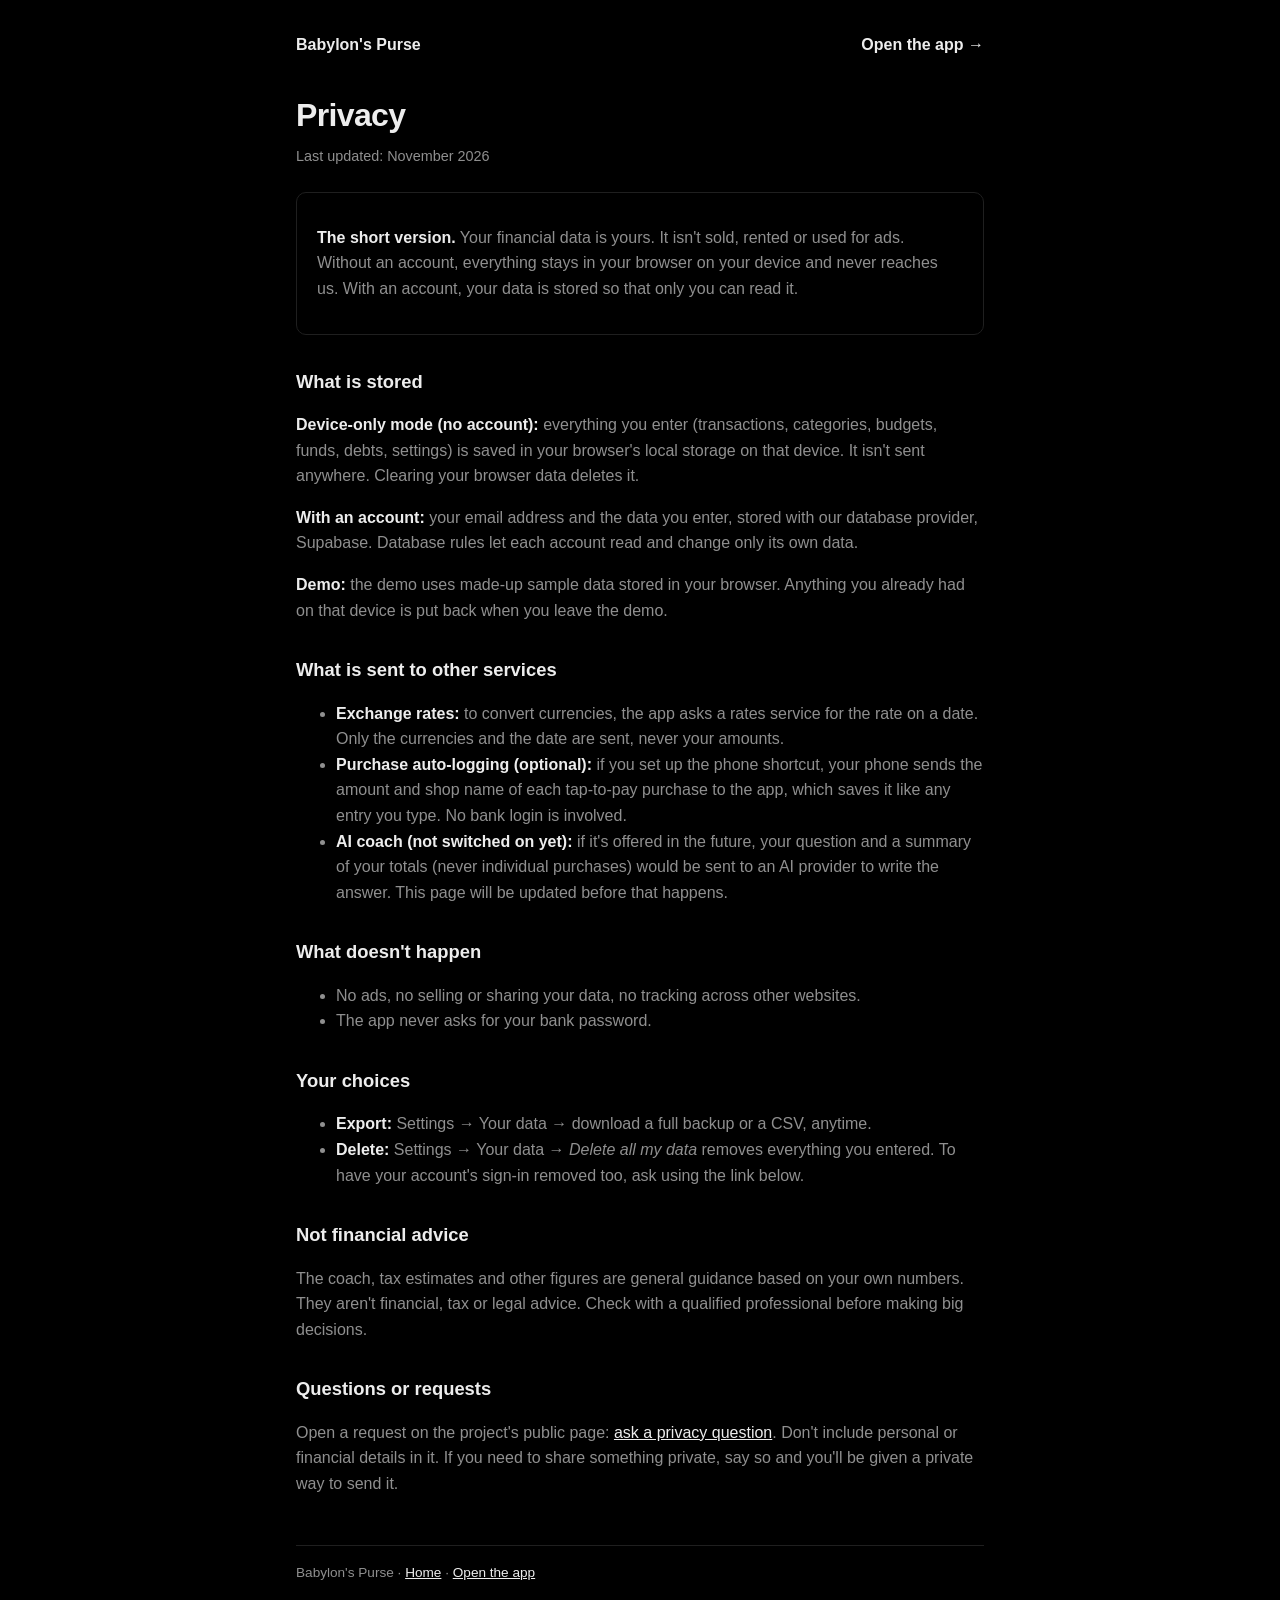
<file: privacy.html>
<!DOCTYPE html>
<html lang="en">
<head>
  <meta charset="UTF-8" />
  <meta name="viewport" content="width=device-width, initial-scale=1, viewport-fit=cover" />
  <title>Privacy · Babylon's Purse</title>
  <meta name="description" content="What Babylon's Purse stores, why, and how to delete it." />
  <meta name="theme-color" content="#000000" />
  <link rel="icon" href="./icons/icon-192.png" />
  <style>
    :root { --bg: #000; --line: #1f1f1f; --text: #ededed; --dim: #8f8f8f; }
    * { box-sizing: border-box; }
    body { margin: 0; background: var(--bg); color: var(--text); font-family: -apple-system, BlinkMacSystemFont, "Segoe UI", Roboto, Helvetica, Arial, sans-serif; line-height: 1.6; }
    .wrap { max-width: 720px; margin: 0 auto; padding: 32px 16px 64px; }
    a { color: var(--text); }
    .top { display: flex; justify-content: space-between; align-items: center; gap: 12px; margin-bottom: 32px; }
    .top a { text-decoration: none; font-weight: 700; }
    h1 { font-size: 2rem; letter-spacing: -.02em; margin: 0 0 4px; }
    h2 { font-size: 1.15rem; margin: 32px 0 8px; }
    p, li { color: var(--dim); }
    strong { color: var(--text); font-weight: 600; }
    .updated { color: var(--dim); font-size: .9rem; margin: 0 0 24px; }
    .box { border: 1px solid var(--line); border-radius: 10px; padding: 16px 20px; }
    footer { border-top: 1px solid var(--line); margin-top: 48px; padding-top: 16px; font-size: .85rem; color: var(--dim); }
  </style>
</head>
<body>
  <div class="wrap">
    <div class="top">
      <a href="./welcome.html">Babylon's Purse</a>
      <a href="./index.html">Open the app →</a>
    </div>

    <h1>Privacy</h1>
    <p class="updated">Last updated: November 2026</p>

    <div class="box">
      <p><strong>The short version.</strong> Your financial data is yours. It isn't sold, rented or used for ads. Without an account, everything stays in your browser on your device and never reaches us. With an account, your data is stored so that only you can read it.</p>
    </div>

    <h2>What is stored</h2>
    <p><strong>Device-only mode (no account):</strong> everything you enter (transactions, categories, budgets, funds, debts, settings) is saved in your browser's local storage on that device. It isn't sent anywhere. Clearing your browser data deletes it.</p>
    <p><strong>With an account:</strong> your email address and the data you enter, stored with our database provider, Supabase. Database rules let each account read and change only its own data.</p>
    <p><strong>Demo:</strong> the demo uses made-up sample data stored in your browser. Anything you already had on that device is put back when you leave the demo.</p>

    <h2>What is sent to other services</h2>
    <ul>
      <li><strong>Exchange rates:</strong> to convert currencies, the app asks a rates service for the rate on a date. Only the currencies and the date are sent, never your amounts.</li>
      <li><strong>Purchase auto-logging (optional):</strong> if you set up the phone shortcut, your phone sends the amount and shop name of each tap-to-pay purchase to the app, which saves it like any entry you type. No bank login is involved.</li>
      <li><strong>AI coach (not switched on yet):</strong> if it's offered in the future, your question and a summary of your totals (never individual purchases) would be sent to an AI provider to write the answer. This page will be updated before that happens.</li>
    </ul>

    <h2>What doesn't happen</h2>
    <ul>
      <li>No ads, no selling or sharing your data, no tracking across other websites.</li>
      <li>The app never asks for your bank password.</li>
    </ul>

    <h2>Your choices</h2>
    <ul>
      <li><strong>Export:</strong> Settings → Your data → download a full backup or a CSV, anytime.</li>
      <li><strong>Delete:</strong> Settings → Your data → <em>Delete all my data</em> removes everything you entered. To have your account's sign-in removed too, ask using the link below.</li>
    </ul>

    <h2>Not financial advice</h2>
    <p>The coach, tax estimates and other figures are general guidance based on your own numbers. They aren't financial, tax or legal advice. Check with a qualified professional before making big decisions.</p>

    <h2>Questions or requests</h2>
    <p>Open a request on the project's public page: <a href="https://github.com/colson-coder/Personal-budget/issues/new?title=Privacy%20question">ask a privacy question</a>. Don't include personal or financial details in it. If you need to share something private, say so and you'll be given a private way to send it.</p>

    <footer>Babylon's Purse · <a href="./welcome.html">Home</a> · <a href="./index.html">Open the app</a></footer>
  </div>
</body>
</html>
</file>
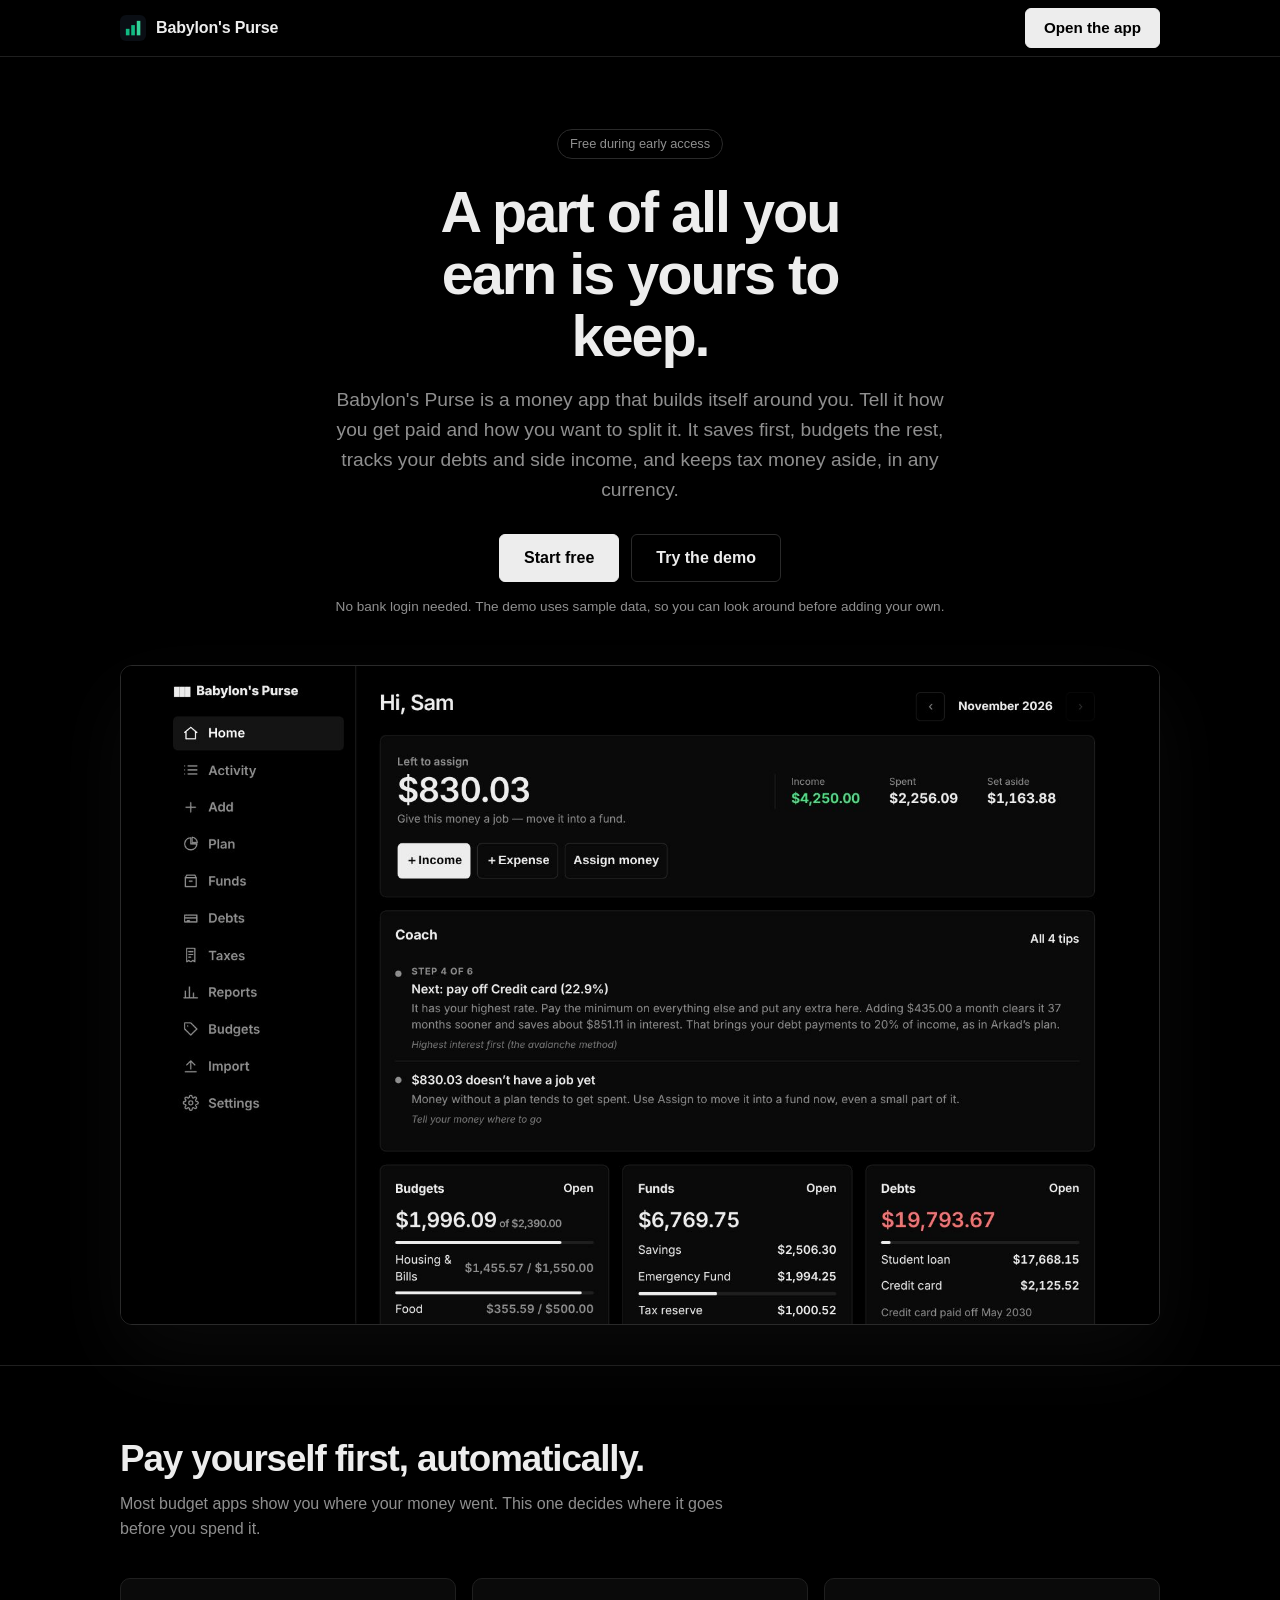
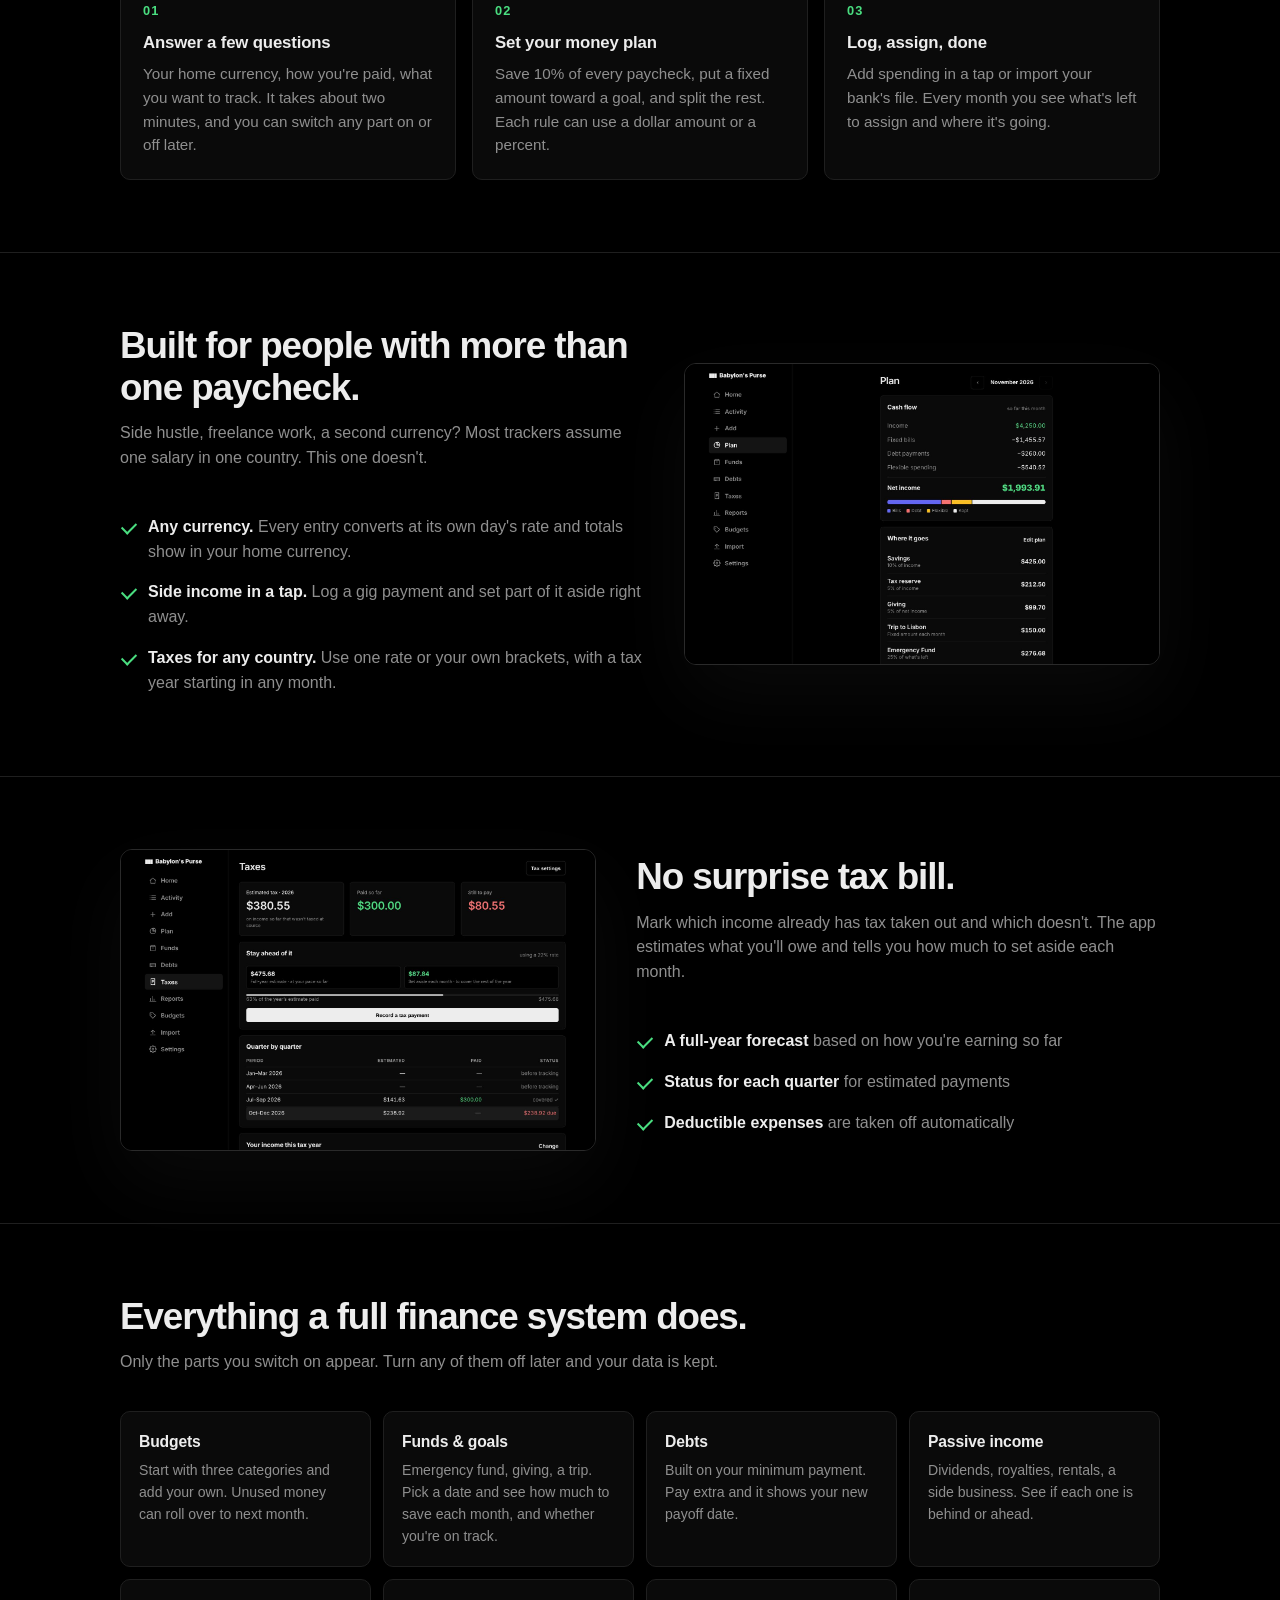
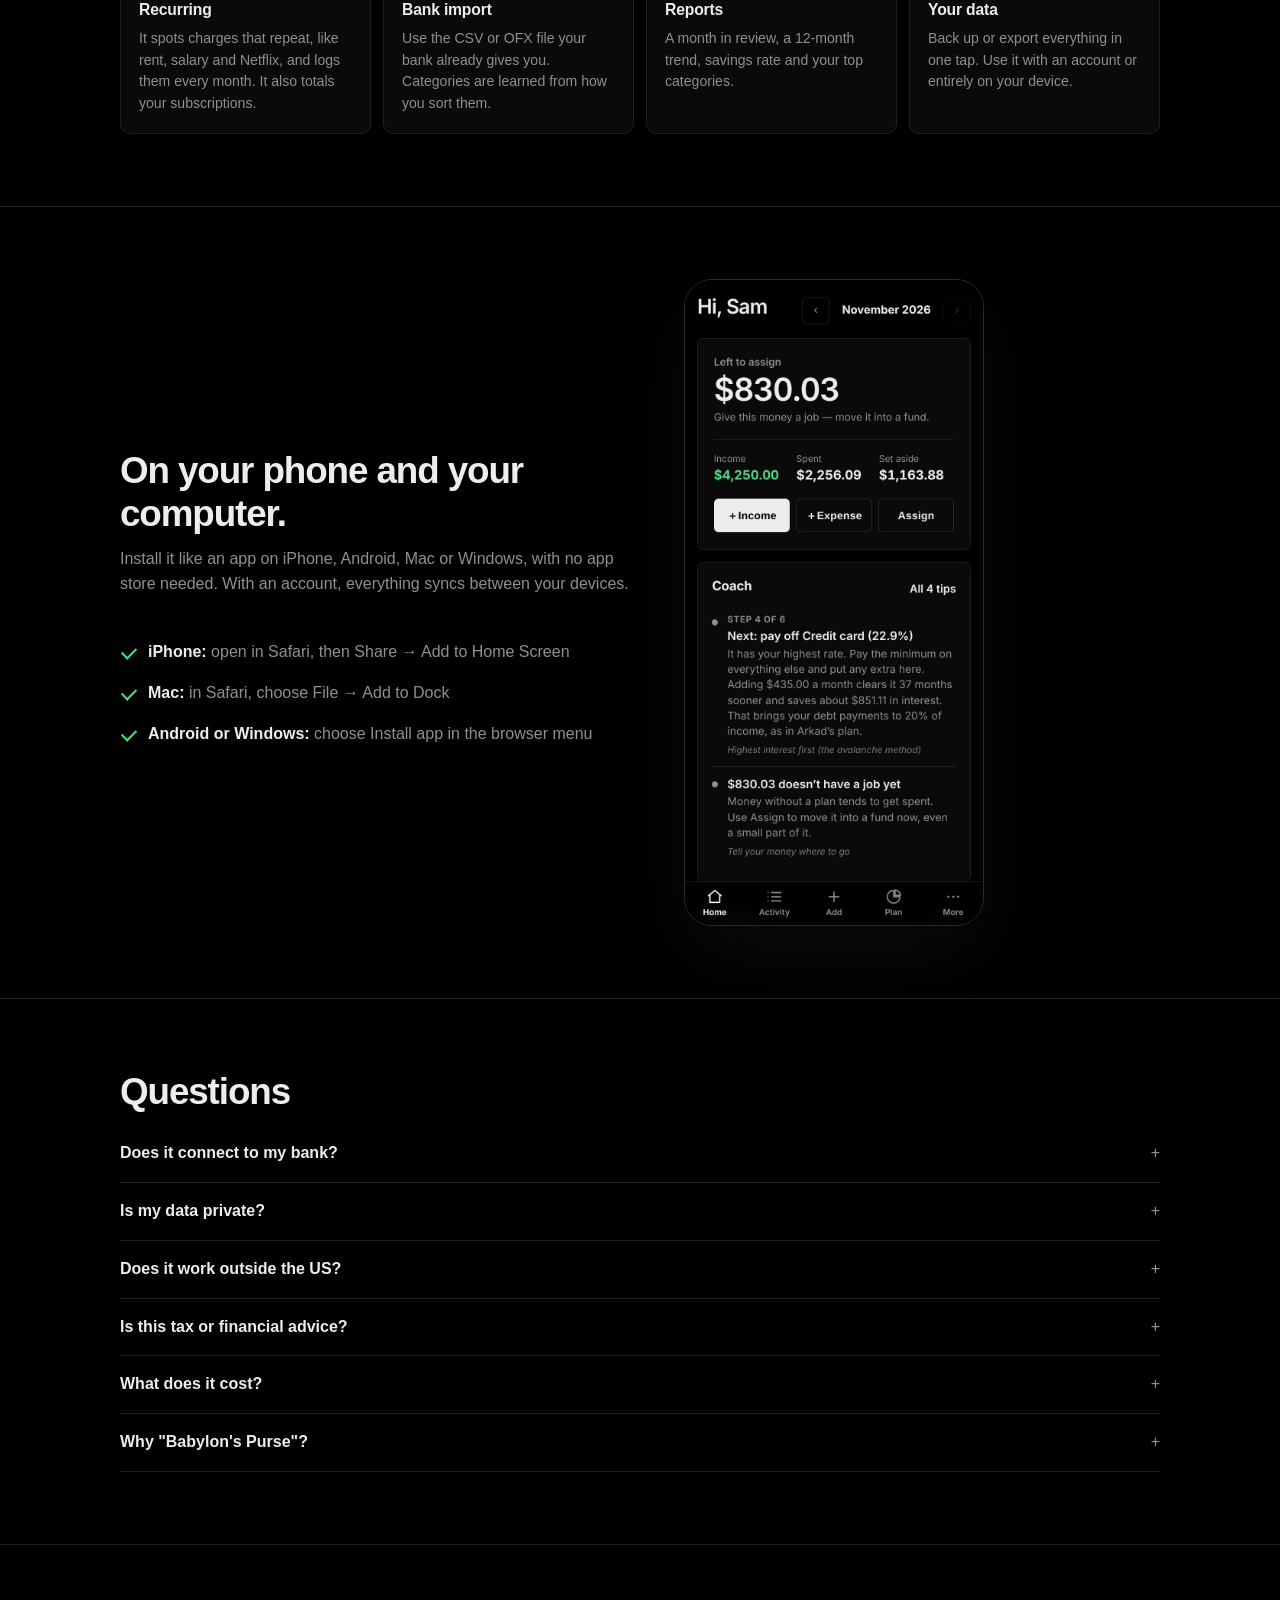
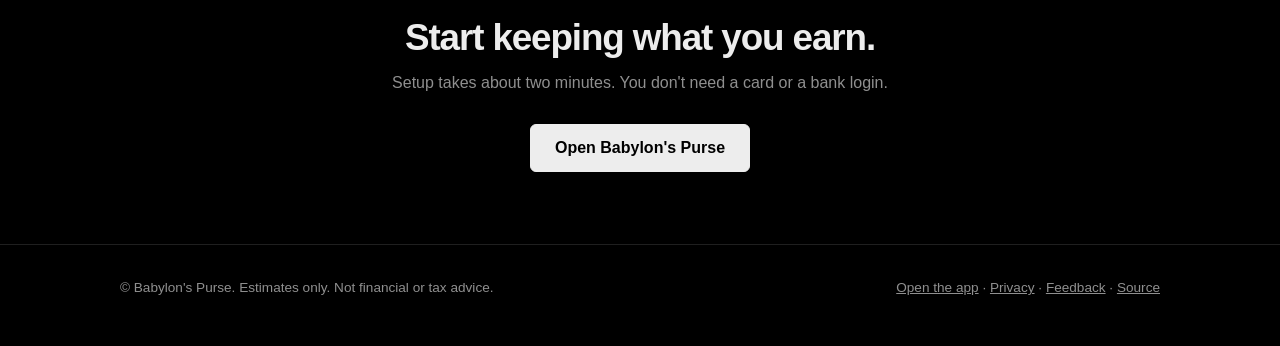
<file: welcome.html>
<!DOCTYPE html>
<html lang="en">
<head>
  <meta charset="UTF-8" />
  <meta name="viewport" content="width=device-width, initial-scale=1, viewport-fit=cover" />
  <title>Babylon's Purse — pay yourself first, in any currency</title>
  <meta name="description" content="A free personal finance app that builds itself around you: a pay-yourself-first money plan, funds, debts, side income and taxes — in any currency." />
  <meta property="og:title" content="Babylon's Purse" />
  <meta property="og:description" content="A part of all you earn is yours to keep. Budget, save, pay down debt and plan taxes — in any currency." />
  <meta property="og:image" content="./assets/shot-home.jpg" />
  <meta name="theme-color" content="#000000" />
  <link rel="icon" href="./icons/icon-192.png" />
  <link rel="apple-touch-icon" href="./icons/apple-touch-icon-180.png" />
  <style>
    :root {
      --bg: #000; --elev: #0a0a0a; --line: #1f1f1f; --line-2: #2a2a2a;
      --text: #ededed; --dim: #8f8f8f; --pos: #4ade80;
      --max: 1080px;
    }
    * { box-sizing: border-box; }
    html { -webkit-text-size-adjust: 100%; }
    body {
      margin: 0; background: var(--bg); color: var(--text);
      font-family: -apple-system, BlinkMacSystemFont, "Segoe UI", Roboto, Helvetica, Arial, sans-serif;
      line-height: 1.55; font-size: 16px;
    }
    a { color: inherit; }
    .wrap { max-width: var(--max); margin: 0 auto; padding: 0 20px; }
    header.top { position: sticky; top: 0; z-index: 5; background: rgba(0,0,0,.85); backdrop-filter: blur(8px); border-bottom: 1px solid var(--line); }
    header.top .wrap { display: flex; align-items: center; justify-content: space-between; height: 56px; }
    .brand { display: flex; align-items: center; gap: 10px; font-weight: 700; text-decoration: none; letter-spacing: -.01em; }
    .brand img { width: 26px; height: 26px; border-radius: 6px; }
    .btn { display: inline-flex; align-items: center; justify-content: center; height: 40px; padding: 0 18px; border-radius: 6px; border: 1px solid var(--line-2); text-decoration: none; font-weight: 600; font-size: .95rem; white-space: nowrap; }
    .btn:hover { background: #141414; }
    .btn-primary { background: var(--text); color: #000; border-color: var(--text); }
    .btn-primary:hover { background: #fff; }
    .btn-lg { height: 48px; padding: 0 24px; font-size: 1rem; }

    .hero { padding-top: 72px; padding-bottom: 40px; text-align: center; }
    .eyebrow { display: inline-block; font-size: .8rem; color: var(--dim); border: 1px solid var(--line-2); border-radius: 999px; padding: 4px 12px; margin-bottom: 22px; }
    h1 { font-size: clamp(2.1rem, 6vw, 3.6rem); line-height: 1.08; letter-spacing: -.035em; margin: 0 auto 18px; max-width: 16ch; }
    .lede { color: var(--dim); font-size: clamp(1.02rem, 2.2vw, 1.2rem); max-width: 40rem; margin: 0 auto 30px; }
    .cta { display: flex; gap: 12px; justify-content: center; flex-wrap: wrap; }
    .fine { color: var(--dim); font-size: .85rem; margin-top: 14px; }

    .shot { margin: 48px auto 0; border: 1px solid var(--line-2); border-radius: 12px; overflow: hidden; box-shadow: 0 30px 80px rgba(255,255,255,.04); }
    .shot img { display: block; width: 100%; height: auto; }

    section { padding: 72px 0; border-top: 1px solid var(--line); }
    h2 { font-size: clamp(1.6rem, 4vw, 2.3rem); letter-spacing: -.03em; line-height: 1.15; margin: 0 0 12px; }
    .sub { color: var(--dim); max-width: 38rem; margin: 0 0 36px; }

    .three { display: grid; grid-template-columns: repeat(3, 1fr); gap: 16px; }
    .card { background: var(--elev); border: 1px solid var(--line); border-radius: 10px; padding: 22px; }
    .card h3 { margin: 0 0 6px; font-size: 1.05rem; letter-spacing: -.01em; }
    .card p { margin: 0; color: var(--dim); font-size: .95rem; }
    .num { font-variant-numeric: tabular-nums; color: var(--pos); font-weight: 700; font-size: .8rem; letter-spacing: .08em; margin-bottom: 10px; display: block; }

    .split { display: grid; grid-template-columns: 1.1fr 1fr; gap: 40px; align-items: center; }
    .split.rev { grid-template-columns: 1fr 1.1fr; }
    .split.rev .text { order: 2; }
    .split .shot { margin: 0; }
    ul.ticks { list-style: none; padding: 0; margin: 0; }
    ul.ticks li { padding: 8px 0 8px 28px; position: relative; color: var(--dim); }
    ul.ticks li b { color: var(--text); font-weight: 600; }
    ul.ticks li::before { content: ""; position: absolute; left: 2px; top: 15px; width: 12px; height: 7px; border-left: 2px solid var(--pos); border-bottom: 2px solid var(--pos); transform: rotate(-45deg); }

    .grid { display: grid; grid-template-columns: repeat(4, 1fr); gap: 12px; }
    .grid .card { padding: 18px; }
    .grid .card h3 { font-size: .98rem; }
    .grid .card p { font-size: .88rem; }

    .phone { max-width: 300px; margin: 0 auto; border-radius: 28px; }

    details { border-bottom: 1px solid var(--line); padding: 16px 0; }
    details summary { cursor: pointer; font-weight: 600; list-style: none; display: flex; justify-content: space-between; gap: 16px; }
    details summary::-webkit-details-marker { display: none; }
    details summary::after { content: "+"; color: var(--dim); font-weight: 400; }
    details[open] summary::after { content: "–"; }
    details p { color: var(--dim); margin: 10px 0 0; }

    .final { text-align: center; }
    .final .sub { margin: 0 auto 28px; }
    footer { border-top: 1px solid var(--line); padding: 32px 0 48px; color: var(--dim); font-size: .85rem; }
    footer .wrap { display: flex; justify-content: space-between; gap: 16px; flex-wrap: wrap; }
    footer a { color: var(--dim); }

    @media (max-width: 860px) {
      .three, .grid { grid-template-columns: 1fr 1fr; }
      .split, .split.rev { grid-template-columns: 1fr; gap: 28px; }
      .split.rev .text { order: 0; }
    }
    @media (max-width: 560px) {
      .wrap { padding: 0 16px; }
      .hero { padding-top: 48px; padding-bottom: 24px; }
      section { padding: 52px 0; }
      .three, .grid { grid-template-columns: 1fr; }
      header.top .btn { height: 36px; padding: 0 12px; }
      .cta .btn { width: 100%; }
    }
  </style>
</head>
<body>
  <header class="top">
    <div class="wrap">
      <a class="brand" href="./welcome.html"><img src="./icons/icon-192.png" alt="" />Babylon's Purse</a>
      <a class="btn btn-primary" href="./index.html">Open the app</a>
    </div>
  </header>

  <main>
    <div class="wrap hero">
      <span class="eyebrow">Free during early access</span>
      <h1>A part of all you earn is yours to keep.</h1>
      <p class="lede">Babylon's Purse is a money app that builds itself around you. Tell it how you get paid and how you want to split it. It saves first, budgets the rest, tracks your debts and side income, and keeps tax money aside, in any currency.</p>
      <div class="cta">
        <a class="btn btn-primary btn-lg" href="./index.html">Start free</a>
        <a class="btn btn-lg" href="./index.html?demo=1">Try the demo</a>
      </div>
      <p class="fine">No bank login needed. The demo uses sample data, so you can look around before adding your own.</p>
      <div class="shot"><img src="./assets/shot-home.jpg" alt="The Home board: money left to assign, income, spending, funds, debts and taxes" width="1600" height="1013" /></div>
    </div>

    <section id="how">
      <div class="wrap">
        <h2>Pay yourself first, automatically.</h2>
        <p class="sub">Most budget apps show you where your money went. This one decides where it goes before you spend it.</p>
        <div class="three">
          <div class="card"><span class="num">01</span><h3>Answer a few questions</h3><p>Your home currency, how you're paid, what you want to track. It takes about two minutes, and you can switch any part on or off later.</p></div>
          <div class="card"><span class="num">02</span><h3>Set your money plan</h3><p>Save 10% of every paycheck, put a fixed amount toward a goal, and split the rest. Each rule can use a dollar amount or a percent.</p></div>
          <div class="card"><span class="num">03</span><h3>Log, assign, done</h3><p>Add spending in a tap or import your bank's file. Every month you see what's left to assign and where it's going.</p></div>
        </div>
      </div>
    </section>

    <section>
      <div class="wrap split">
        <div class="text">
          <h2>Built for people with more than one paycheck.</h2>
          <p class="sub">Side hustle, freelance work, a second currency? Most trackers assume one salary in one country. This one doesn't.</p>
          <ul class="ticks">
            <li><b>Any currency.</b> Every entry converts at its own day's rate and totals show in your home currency.</li>
            <li><b>Side income in a tap.</b> Log a gig payment and set part of it aside right away.</li>
            <li><b>Taxes for any country.</b> Use one rate or your own brackets, with a tax year starting in any month.</li>
          </ul>
        </div>
        <div class="shot"><img src="./assets/shot-plan.jpg" alt="The money plan: rules that split income into funds" width="1600" height="1013" loading="lazy" /></div>
      </div>
    </section>

    <section>
      <div class="wrap split rev">
        <div class="shot"><img src="./assets/shot-taxes.jpg" alt="The tax estimate: owed so far, paid, set aside monthly" width="1600" height="1013" loading="lazy" /></div>
        <div class="text">
          <h2>No surprise tax bill.</h2>
          <p class="sub">Mark which income already has tax taken out and which doesn't. The app estimates what you'll owe and tells you how much to set aside each month.</p>
          <ul class="ticks">
            <li><b>A full-year forecast</b> based on how you're earning so far</li>
            <li><b>Status for each quarter</b> for estimated payments</li>
            <li><b>Deductible expenses</b> are taken off automatically</li>
          </ul>
        </div>
      </div>
    </section>

    <section>
      <div class="wrap">
        <h2>Everything a full finance system does.</h2>
        <p class="sub">Only the parts you switch on appear. Turn any of them off later and your data is kept.</p>
        <div class="grid">
          <div class="card"><h3>Budgets</h3><p>Start with three categories and add your own. Unused money can roll over to next month.</p></div>
          <div class="card"><h3>Funds &amp; goals</h3><p>Emergency fund, giving, a trip. Pick a date and see how much to save each month, and whether you're on track.</p></div>
          <div class="card"><h3>Debts</h3><p>Built on your minimum payment. Pay extra and it shows your new payoff date.</p></div>
          <div class="card"><h3>Passive income</h3><p>Dividends, royalties, rentals, a side business. See if each one is behind or ahead.</p></div>
          <div class="card"><h3>Recurring</h3><p>It spots charges that repeat, like rent, salary and Netflix, and logs them every month. It also totals your subscriptions.</p></div>
          <div class="card"><h3>Bank import</h3><p>Use the CSV or OFX file your bank already gives you. Categories are learned from how you sort them.</p></div>
          <div class="card"><h3>Reports</h3><p>A month in review, a 12-month trend, savings rate and your top categories.</p></div>
          <div class="card"><h3>Your data</h3><p>Back up or export everything in one tap. Use it with an account or entirely on your device.</p></div>
        </div>
      </div>
    </section>

    <section>
      <div class="wrap split">
        <div class="text">
          <h2>On your phone and your computer.</h2>
          <p class="sub">Install it like an app on iPhone, Android, Mac or Windows, with no app store needed. With an account, everything syncs between your devices.</p>
          <ul class="ticks">
            <li><b>iPhone:</b> open in Safari, then Share → Add to Home Screen</li>
            <li><b>Mac:</b> in Safari, choose File → Add to Dock</li>
            <li><b>Android or Windows:</b> choose Install app in the browser menu</li>
          </ul>
        </div>
        <div class="shot phone"><img src="./assets/shot-phone.jpg" alt="The app on a phone" width="780" height="1688" loading="lazy" /></div>
      </div>
    </section>

    <section>
      <div class="wrap">
        <h2>Questions</h2>
        <div>
          <details><summary>Does it connect to my bank?</summary><p>Not directly yet. Download a CSV or OFX file from your bank's website and import it. The app reads most formats, spots duplicates and learns your categories. On iPhone you can also set up a Shortcut that logs Apple Pay purchases as you make them.</p></details>
          <details><summary>Is my data private?</summary><p>Without an account, everything stays in your browser on your device. With an account, your data is stored so that only you can read it. Nothing is sold or shared. <a href="./privacy.html">Read the privacy page</a>.</p></details>
          <details><summary>Does it work outside the US?</summary><p>Yes. Choose any home currency and timezone, log entries in other currencies, and set the tax rules for where you live.</p></details>
          <details><summary>Is this tax or financial advice?</summary><p>No. Tax figures are estimates to help you plan. Check with a qualified professional before you file.</p></details>
          <details><summary>What does it cost?</summary><p>It's free during early access. If paid extras are added later, the core tracker will stay free.</p></details>
          <details><summary>Why "Babylon's Purse"?</summary><p>It's named after the classic parable <i>The Richest Man in Babylon</i>, whose first rule is to keep a part of everything you earn. The money plan follows that rule.</p></details>
        </div>
      </div>
    </section>

    <section class="final">
      <div class="wrap">
        <h2>Start keeping what you earn.</h2>
        <p class="sub">Setup takes about two minutes. You don't need a card or a bank login.</p>
        <a class="btn btn-primary btn-lg" href="./index.html">Open Babylon's Purse</a>
      </div>
    </section>
  </main>

  <footer>
    <div class="wrap">
      <span>© Babylon's Purse. Estimates only. Not financial or tax advice.</span>
      <span><a href="./index.html">Open the app</a> · <a href="./privacy.html">Privacy</a> · <a href="https://github.com/colson-coder/Personal-budget/issues/new?title=Feedback">Feedback</a> · <a href="https://github.com/colson-coder/Personal-budget">Source</a></span>
    </div>
  </footer>
</body>
</html>
</file>
